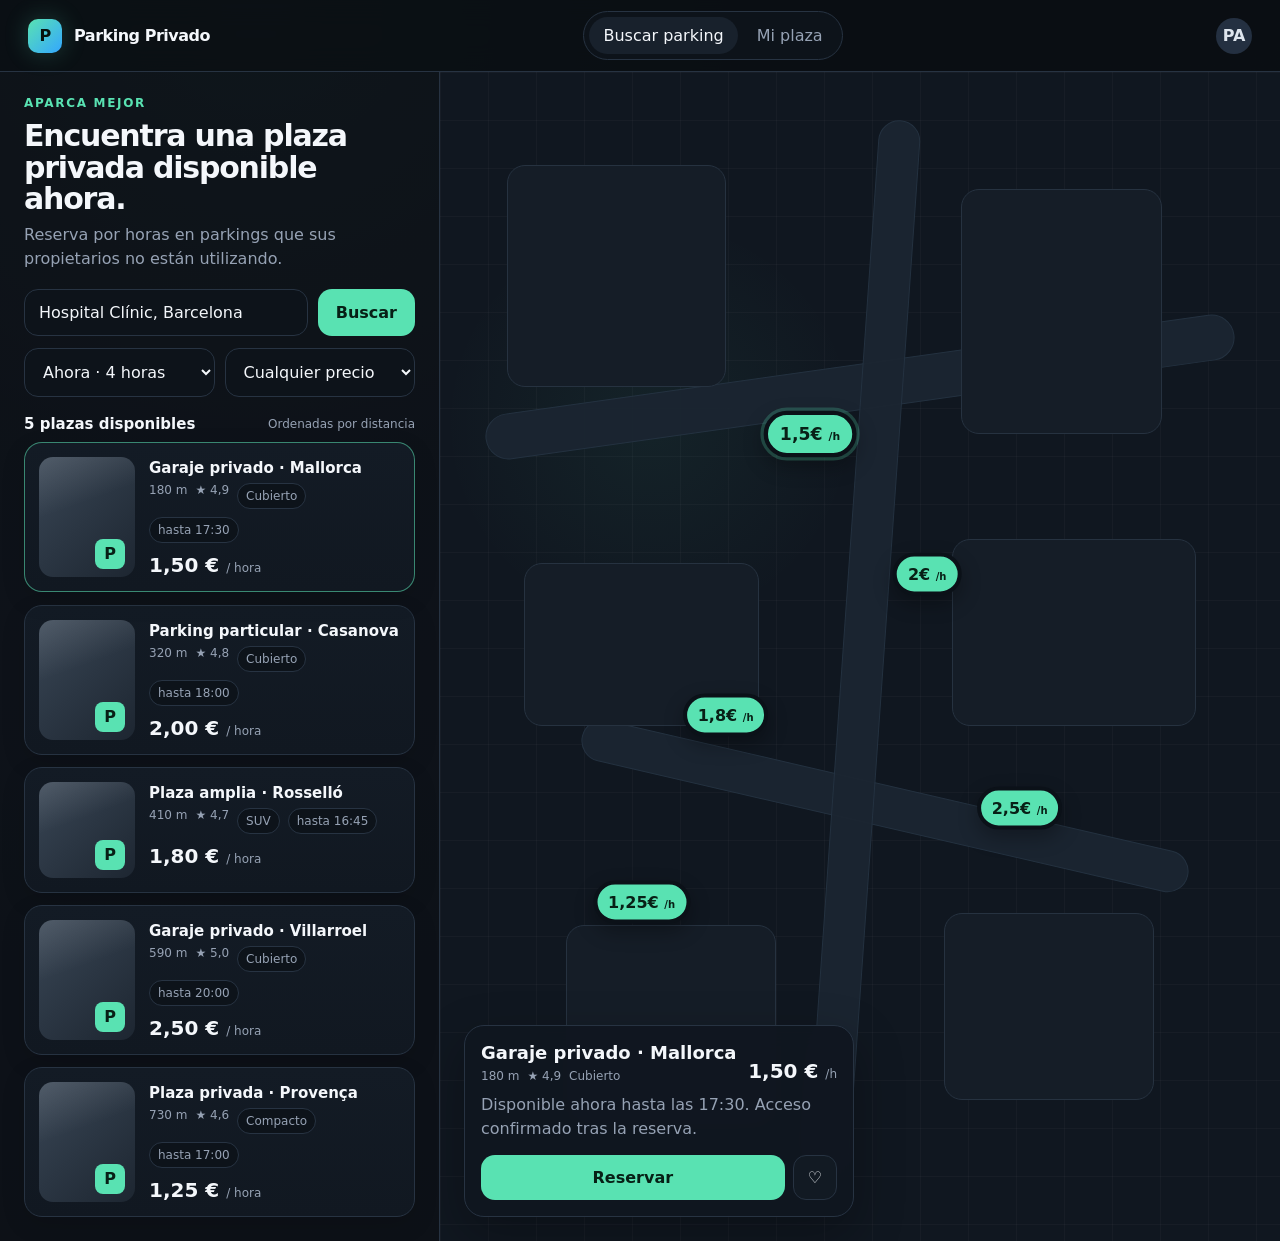
<file: legacy/mvp_parking_privado.html>
<!DOCTYPE html>
<html lang="es">
<head>
<meta charset="utf-8" />
<meta name="viewport" content="width=device-width, initial-scale=1" />
<title>Parking Privado — MVP</title>
<style>
  :root{
    --bg:#0b0f14;
    --panel:#121821;
    --panel-2:#18212c;
    --text:#f4f7fb;
    --muted:#96a2b4;
    --line:#273342;
    --accent:#59e2b2;
    --accent-2:#7cf1c8;
    --danger:#ff7979;
    --shadow:0 18px 50px rgba(0,0,0,.28);
    --radius:20px;
  }
  *{box-sizing:border-box}
  body{
    margin:0;
    font-family:Inter,ui-sans-serif,system-ui,-apple-system,BlinkMacSystemFont,"Segoe UI",sans-serif;
    color:var(--text);
    background:
      radial-gradient(circle at 20% 0%, rgba(89,226,178,.08), transparent 30%),
      linear-gradient(180deg,#0b0f14,#0d1219 55%,#0a0e13);
    min-height:100vh;
  }
  button,input,select{font:inherit}
  .app{min-height:100vh}
  .topbar{
    height:72px;
    display:flex;
    align-items:center;
    justify-content:space-between;
    padding:0 28px;
    border-bottom:1px solid var(--line);
    background:rgba(11,15,20,.88);
    backdrop-filter:blur(14px);
    position:sticky;top:0;z-index:30;
  }
  .brand{display:flex;align-items:center;gap:12px;font-weight:800;letter-spacing:-.03em}
  .mark{
    width:34px;height:34px;border-radius:10px;
    background:linear-gradient(135deg,var(--accent),#34a7ff);
    display:grid;place-items:center;color:#07130f;font-weight:900;
    box-shadow:0 0 25px rgba(89,226,178,.22);
  }
  .mode-switch{
    display:flex;gap:5px;padding:5px;background:#0d131a;border:1px solid var(--line);border-radius:999px;
  }
  .mode-switch button{
    border:0;background:transparent;color:var(--muted);padding:9px 14px;border-radius:999px;cursor:pointer;
  }
  .mode-switch button.active{background:var(--panel-2);color:var(--text)}
  .avatar{
    width:36px;height:36px;border-radius:50%;background:#243041;display:grid;place-items:center;color:#dfe6ee;font-weight:700;
  }
  .main{display:grid;grid-template-columns:440px 1fr;min-height:calc(100vh - 72px)}
  .sidebar{
    padding:24px;
    border-right:1px solid var(--line);
    background:rgba(14,19,26,.72);
    overflow:auto;
  }
  .eyebrow{color:var(--accent);font-size:12px;font-weight:800;text-transform:uppercase;letter-spacing:.14em}
  h1{font-size:30px;line-height:1.05;margin:10px 0 8px;letter-spacing:-.04em}
  .sub{color:var(--muted);line-height:1.5;margin:0 0 18px}
  .searchbar{
    display:grid;grid-template-columns:1fr auto;gap:10px;margin-bottom:12px
  }
  .searchbar input,.filters select,.field input,.field select{
    width:100%;padding:13px 14px;background:#0d131a;border:1px solid var(--line);border-radius:14px;color:var(--text);outline:none;
  }
  .searchbar button,.primary{
    border:0;background:var(--accent);color:#072016;font-weight:800;padding:0 18px;border-radius:14px;cursor:pointer;
  }
  .filters{display:grid;grid-template-columns:1fr 1fr;gap:10px;margin-bottom:18px}
  .results-head{display:flex;align-items:center;justify-content:space-between;margin:16px 0 10px}
  .results-head strong{font-size:15px}
  .results-head span{font-size:12px;color:var(--muted)}
  .cards{display:grid;gap:12px}
  .card{
    background:linear-gradient(180deg,#131b25,#111821);
    border:1px solid var(--line);border-radius:18px;padding:14px;
    display:grid;grid-template-columns:96px 1fr;gap:14px;cursor:pointer;
    transition:.18s ease;box-shadow:0 8px 24px rgba(0,0,0,.12);
  }
  .card:hover,.card.selected{border-color:rgba(89,226,178,.55);transform:translateY(-1px)}
  .thumb{
    min-height:96px;border-radius:14px;
    background:
      linear-gradient(160deg,rgba(255,255,255,.12),transparent 40%),
      linear-gradient(135deg,#394655,#1d2631);
    position:relative;overflow:hidden;
  }
  .thumb:after{
    content:"P";position:absolute;right:10px;bottom:8px;
    width:30px;height:30px;border-radius:8px;background:var(--accent);color:#082016;
    display:grid;place-items:center;font-weight:900;
  }
  .card h3{margin:2px 0 6px;font-size:15px}
  .meta{display:flex;flex-wrap:wrap;gap:8px;font-size:12px;color:var(--muted)}
  .badge{padding:5px 8px;background:#0d131a;border:1px solid var(--line);border-radius:999px}
  .price{margin-top:10px;font-size:20px;font-weight:800}
  .price span{font-size:12px;color:var(--muted);font-weight:500}
  .map-wrap{position:relative;overflow:hidden;background:#0e141c}
  .map{
    position:absolute;inset:0;
    background:
      linear-gradient(rgba(255,255,255,.028) 1px,transparent 1px),
      linear-gradient(90deg,rgba(255,255,255,.028) 1px,transparent 1px),
      radial-gradient(circle at 25% 30%,rgba(89,226,178,.06),transparent 20%),
      #101720;
    background-size:48px 48px,48px 48px,auto,auto;
  }
  .road{position:absolute;background:#1b2531;border:1px solid #253342;border-radius:999px;opacity:.95}
  .r1{width:90%;height:46px;left:5%;top:25%;transform:rotate(-8deg)}
  .r2{width:74%;height:42px;left:16%;top:61%;transform:rotate(13deg)}
  .r3{width:42px;height:90%;left:48%;top:4%;transform:rotate(4deg)}
  .block{position:absolute;border:1px solid #263240;background:#151d27;border-radius:18px}
  .b1{left:8%;top:8%;width:26%;height:19%}.b2{left:62%;top:10%;width:24%;height:21%}
  .b3{left:10%;top:42%;width:28%;height:14%}.b4{left:61%;top:40%;width:29%;height:16%}
  .b5{left:15%;top:73%;width:25%;height:17%}.b6{left:60%;top:72%;width:25%;height:16%}
  .pin{
    position:absolute;transform:translate(-50%,-50%);cursor:pointer;z-index:6;
    background:var(--accent);color:#082016;border:4px solid #0b1118;border-radius:999px;
    padding:8px 11px;font-weight:900;box-shadow:0 8px 20px rgba(0,0,0,.3);
  }
  .pin small{font-size:10px;font-weight:700}
  .pin.active{outline:3px solid rgba(89,226,178,.23);transform:translate(-50%,-50%) scale(1.08)}
  .map-card{
    position:absolute;left:24px;bottom:24px;z-index:10;width:min(390px,calc(100% - 48px));
    background:rgba(16,23,32,.95);border:1px solid var(--line);border-radius:20px;padding:16px;box-shadow:var(--shadow);backdrop-filter:blur(12px)
  }
  .map-card h2{font-size:18px;margin:0 0 6px}
  .map-card .row{display:flex;justify-content:space-between;gap:10px;align-items:end}
  .map-card .actions{display:flex;gap:8px;margin-top:14px}
  .secondary{
    border:1px solid var(--line);background:#121a23;color:var(--text);font-weight:700;padding:12px 14px;border-radius:13px;cursor:pointer
  }
  .modal{
    position:fixed;inset:0;background:rgba(0,0,0,.58);display:none;align-items:center;justify-content:center;padding:22px;z-index:80
  }
  .modal.show{display:flex}
  .modal-card{
    width:min(540px,100%);background:#111821;border:1px solid var(--line);border-radius:24px;padding:22px;box-shadow:var(--shadow)
  }
  .modal-card h2{margin:0 0 6px}
  .modal-card p{color:var(--muted)}
  .field{margin:12px 0}.field label{display:block;font-size:12px;color:var(--muted);margin:0 0 6px}
  .summary{
    display:grid;grid-template-columns:1fr auto;gap:8px;padding:14px;background:#0d131a;border:1px solid var(--line);border-radius:16px;margin:14px 0
  }
  .summary div:nth-child(2n){text-align:right}
  .modal-actions{display:flex;justify-content:flex-end;gap:10px;margin-top:18px}
  .owner{display:none}
  .owner.show{display:block}
  .driver.hidden{display:none}
  .owner-panel{max-width:980px;margin:0 auto;padding:32px}
  .owner-grid{display:grid;grid-template-columns:1.2fr .8fr;gap:18px}
  .panel{
    background:linear-gradient(180deg,#131b25,#111821);border:1px solid var(--line);border-radius:22px;padding:18px
  }
  .kpis{display:grid;grid-template-columns:repeat(3,1fr);gap:12px;margin:18px 0}
  .kpi{padding:16px;border:1px solid var(--line);border-radius:18px;background:#0e151d}
  .kpi b{display:block;font-size:26px;margin-top:4px}
  .schedule{display:grid;gap:8px;margin-top:10px}
  .day{display:flex;align-items:center;justify-content:space-between;padding:10px 12px;border:1px solid var(--line);border-radius:14px;background:#0e151d}
  .day span{color:var(--muted);font-size:12px}
  .toggle{width:40px;height:22px;background:#273342;border-radius:999px;position:relative;cursor:pointer}
  .toggle:after{content:"";position:absolute;width:16px;height:16px;top:3px;left:4px;background:#8a96a5;border-radius:50%;transition:.2s}
  .toggle.on{background:rgba(89,226,178,.25)}
  .toggle.on:after{left:20px;background:var(--accent)}
  .big-btn{width:100%;padding:14px;border:0;border-radius:15px;background:var(--accent);color:#082016;font-weight:900;cursor:pointer;margin-top:10px}
  .toast{
    position:fixed;right:22px;bottom:22px;background:#121a23;border:1px solid var(--line);padding:13px 16px;border-radius:14px;box-shadow:var(--shadow);display:none;z-index:120
  }
  .toast.show{display:block}
  @media(max-width:900px){
    .main{grid-template-columns:1fr}
    .sidebar{border-right:0;border-bottom:1px solid var(--line)}
    .map-wrap{min-height:620px}
    .owner-grid{grid-template-columns:1fr}
  }
  @media(max-width:620px){
    .topbar{padding:0 14px}.brand span{display:none}
    .sidebar{padding:16px}.main{display:block}
    .filters{grid-template-columns:1fr}
    .card{grid-template-columns:84px 1fr}
    h1{font-size:26px}
    .map-wrap{min-height:560px}
    .map-card{left:14px;bottom:14px;width:calc(100% - 28px)}
    .owner-panel{padding:18px}
    .kpis{grid-template-columns:1fr}
  }
</style>
</head>
<body>
<div class="app">
  <header class="topbar">
    <div class="brand"><div class="mark">P</div><span>Parking Privado</span></div>
    <div class="mode-switch">
      <button id="driverBtn" class="active">Buscar parking</button>
      <button id="ownerBtn">Mi plaza</button>
    </div>
    <div class="avatar">PA</div>
  </header>

  <section class="driver">
    <main class="main">
      <aside class="sidebar">
        <div class="eyebrow">Aparca mejor</div>
        <h1>Encuentra una plaza privada disponible ahora.</h1>
        <p class="sub">Reserva por horas en parkings que sus propietarios no están utilizando.</p>

        <div class="searchbar">
          <input id="searchInput" value="Hospital Clínic, Barcelona" aria-label="Destino" />
          <button onclick="fakeSearch()">Buscar</button>
        </div>

        <div class="filters">
          <select id="timeFilter" onchange="applyFilters()">
            <option value="all">Ahora · 4 horas</option>
            <option value="2">2 horas</option>
            <option value="8">Todo el día</option>
          </select>
          <select id="priceFilter" onchange="applyFilters()">
            <option value="99">Cualquier precio</option>
            <option value="2">Hasta 2 €/h</option>
            <option value="1.5">Hasta 1,50 €/h</option>
          </select>
        </div>

        <div class="results-head">
          <strong id="resultCount">5 plazas disponibles</strong>
          <span>Ordenadas por distancia</span>
        </div>
        <div class="cards" id="cards"></div>
      </aside>

      <section class="map-wrap">
        <div class="map">
          <div class="road r1"></div><div class="road r2"></div><div class="road r3"></div>
          <div class="block b1"></div><div class="block b2"></div><div class="block b3"></div>
          <div class="block b4"></div><div class="block b5"></div><div class="block b6"></div>
          <div id="pins"></div>
        </div>
        <div class="map-card" id="mapCard"></div>
      </section>
    </main>
  </section>

  <section class="owner">
    <div class="owner-panel">
      <div class="eyebrow">Panel del propietario</div>
      <h1>Tu plaza trabaja cuando tú no estás.</h1>
      <p class="sub">Configura tu rutina una vez y deja que la plataforma gestione las horas libres.</p>

      <div class="kpis">
        <div class="kpi"><span class="sub">Ingresos este mes</span><b>184,20 €</b></div>
        <div class="kpi"><span class="sub">Horas alquiladas</span><b>126 h</b></div>
        <div class="kpi"><span class="sub">Ocupación disponible</span><b>61%</b></div>
      </div>

      <div class="owner-grid">
        <div class="panel">
          <h2 style="margin-top:0">Horario automático</h2>
          <p class="sub">La plaza solo se ofrece cuando tú has indicado que estará libre.</p>
          <div class="schedule" id="schedule"></div>
        </div>

        <div class="panel">
          <h2 style="margin-top:0">Estado actual</h2>
          <div style="padding:18px;border-radius:18px;background:#0e151d;border:1px solid var(--line);margin:14px 0">
            <div class="eyebrow">Disponible</div>
            <div style="font-size:28px;font-weight:900;margin-top:6px">Hasta las 17:15</div>
            <p class="sub" style="margin:8px 0 0">Return Shield activo. Tu plaza se bloqueará 45 min antes de tu hora de regreso.</p>
          </div>
          <button class="big-btn" onclick="manualRelease()">He salido · Liberar mi plaza</button>
          <button class="secondary" style="width:100%;margin-top:10px" onclick="openAddSpot()">Editar plaza</button>
        </div>
      </div>
    </div>
  </section>
</div>

<div class="modal" id="bookingModal">
  <div class="modal-card">
    <h2>Confirmar reserva</h2>
    <p id="modalTitle">Parking seleccionado</p>

    <div class="field">
      <label>Entrada</label>
      <input type="time" id="startTime" value="12:00">
    </div>
    <div class="field">
      <label>Salida</label>
      <input type="time" id="endTime" value="16:00">
    </div>

    <div class="summary">
      <div>Alquiler</div><div id="rentAmount">8,00 €</div>
      <div>Servicio</div><div id="feeAmount">1,60 €</div>
      <div><strong>Total</strong></div><div><strong id="totalAmount">9,60 €</strong></div>
    </div>

    <div class="modal-actions">
      <button class="secondary" onclick="closeBooking()">Cancelar</button>
      <button class="primary" style="padding:12px 18px" onclick="confirmBooking()">Reservar ahora</button>
    </div>
  </div>
</div>

<div class="modal" id="spotModal">
  <div class="modal-card">
    <h2>Editar tu plaza</h2>
    <p>Datos mínimos necesarios para publicar una plaza.</p>
    <div class="field"><label>Dirección</label><input value="C/ Mallorca, Barcelona"></div>
    <div class="field"><label>Precio por hora</label><input value="2,00 €"></div>
    <div class="field"><label>Tipo</label><select><option>Garaje cubierto</option><option>Exterior</option></select></div>
    <div class="field"><label>Tamaño máximo</label><select><option>Coche mediano</option><option>SUV</option><option>Moto</option></select></div>
    <div class="modal-actions">
      <button class="secondary" onclick="closeAddSpot()">Cancelar</button>
      <button class="primary" style="padding:12px 18px" onclick="saveSpot()">Guardar cambios</button>
    </div>
  </div>
</div>

<div class="toast" id="toast"></div>

<script>
const spots = [
  {id:1,name:"Garaje privado · Mallorca",distance:"180 m",price:1.50,until:"17:30",type:"Cubierto",rating:"4,9",x:44,y:31},
  {id:2,name:"Parking particular · Casanova",distance:"320 m",price:2.00,until:"18:00",type:"Cubierto",rating:"4,8",x:58,y:43},
  {id:3,name:"Plaza amplia · Rosselló",distance:"410 m",price:1.80,until:"16:45",type:"SUV",rating:"4,7",x:34,y:55},
  {id:4,name:"Garaje privado · Villarroel",distance:"590 m",price:2.50,until:"20:00",type:"Cubierto",rating:"5,0",x:69,y:63},
  {id:5,name:"Plaza privada · Provença",distance:"730 m",price:1.25,until:"17:00",type:"Compacto",rating:"4,6",x:24,y:71}
];
let selectedId = 1;
let visibleSpots = [...spots];

function euro(v){ return v.toFixed(2).replace(".",",")+" €"; }

function render(){
  const cards = document.getElementById("cards");
  const pins = document.getElementById("pins");
  cards.innerHTML = "";
  pins.innerHTML = "";
  visibleSpots.forEach(s=>{
    const c = document.createElement("div");
    c.className = "card"+(s.id===selectedId?" selected":"");
    c.onclick=()=>selectSpot(s.id);
    c.innerHTML = `
      <div class="thumb"></div>
      <div>
        <h3>${s.name}</h3>
        <div class="meta">
          <span>${s.distance}</span><span>★ ${s.rating}</span>
          <span class="badge">${s.type}</span><span class="badge">hasta ${s.until}</span>
        </div>
        <div class="price">${euro(s.price)} <span>/ hora</span></div>
      </div>`;
    cards.appendChild(c);

    const p = document.createElement("button");
    p.className="pin"+(s.id===selectedId?" active":"");
    p.style.left=s.x+"%"; p.style.top=s.y+"%";
    p.onclick=()=>selectSpot(s.id);
    p.innerHTML = `${String(s.price).replace(".",",")}€ <small>/h</small>`;
    pins.appendChild(p);
  });
  document.getElementById("resultCount").textContent = `${visibleSpots.length} plazas disponibles`;
  renderMapCard();
}

function renderMapCard(){
  const s = spots.find(x=>x.id===selectedId) || visibleSpots[0];
  if(!s){
    document.getElementById("mapCard").innerHTML="<h2>No hay plazas con estos filtros</h2>";
    return;
  }
  document.getElementById("mapCard").innerHTML = `
    <div class="row">
      <div>
        <h2>${s.name}</h2>
        <div class="meta"><span>${s.distance}</span><span>★ ${s.rating}</span><span>${s.type}</span></div>
      </div>
      <div class="price">${euro(s.price)} <span>/h</span></div>
    </div>
    <p class="sub" style="margin:10px 0 0">Disponible ahora hasta las ${s.until}. Acceso confirmado tras la reserva.</p>
    <div class="actions">
      <button class="primary" style="padding:12px 16px;flex:1" onclick="openBooking(${s.id})">Reservar</button>
      <button class="secondary" onclick="toast('Añadido a favoritos')">♡</button>
    </div>`;
}

function selectSpot(id){ selectedId=id; render(); }

function applyFilters(){
  const max = parseFloat(document.getElementById("priceFilter").value);
  visibleSpots = spots.filter(s=>s.price<=max);
  if(!visibleSpots.some(s=>s.id===selectedId) && visibleSpots[0]) selectedId=visibleSpots[0].id;
  render();
}

function fakeSearch(){ toast("Zona actualizada · mostrando plazas cercanas"); }

function openBooking(id){
  selectedId=id;
  const s=spots.find(x=>x.id===id);
  document.getElementById("modalTitle").textContent=s.name+" · "+euro(s.price)+"/h";
  recalcBooking();
  document.getElementById("bookingModal").classList.add("show");
}
function closeBooking(){document.getElementById("bookingModal").classList.remove("show")}
function recalcBooking(){
  const s=spots.find(x=>x.id===selectedId);
  const a=document.getElementById("startTime").value.split(":").map(Number);
  const b=document.getElementById("endTime").value.split(":").map(Number);
  let h=(b[0]+b[1]/60)-(a[0]+a[1]/60); if(h<=0)h=1;
  const rent=s.price*h, fee=Math.max(rent*.20,.99), total=rent+fee;
  document.getElementById("rentAmount").textContent=euro(rent);
  document.getElementById("feeAmount").textContent=euro(fee);
  document.getElementById("totalAmount").textContent=euro(total);
}
document.getElementById("startTime").addEventListener("change",recalcBooking);
document.getElementById("endTime").addEventListener("change",recalcBooking);

function confirmBooking(){
  closeBooking();
  toast("Reserva confirmada · acceso disponible en Mis reservas");
}

function toast(msg){
  const t=document.getElementById("toast");t.textContent=msg;t.classList.add("show");
  setTimeout(()=>t.classList.remove("show"),2200);
}

const days=["Lunes","Martes","Miércoles","Jueves","Viernes","Sábado","Domingo"];
const schedule=document.getElementById("schedule");
days.forEach((d,i)=>{
  const active=i<5;
  const el=document.createElement("div");
  el.className="day";
  el.innerHTML=`<div><strong>${d}</strong><br><span>${active?"08:00 — 17:15":"No disponible"}</span></div>
  <div class="toggle ${active?"on":""}" onclick="this.classList.toggle('on')"></div>`;
  schedule.appendChild(el);
});

document.getElementById("driverBtn").onclick=()=>{
  document.querySelector(".driver").classList.remove("hidden");
  document.querySelector(".owner").classList.remove("show");
  document.getElementById("driverBtn").classList.add("active");
  document.getElementById("ownerBtn").classList.remove("active");
}
document.getElementById("ownerBtn").onclick=()=>{
  document.querySelector(".driver").classList.add("hidden");
  document.querySelector(".owner").classList.add("show");
  document.getElementById("ownerBtn").classList.add("active");
  document.getElementById("driverBtn").classList.remove("active");
}

function manualRelease(){ toast("Tu plaza queda disponible hasta las 17:15"); }
function openAddSpot(){document.getElementById("spotModal").classList.add("show")}
function closeAddSpot(){document.getElementById("spotModal").classList.remove("show")}
function saveSpot(){closeAddSpot();toast("Cambios guardados")}

render();
</script>
</body>
</html>
</file>
